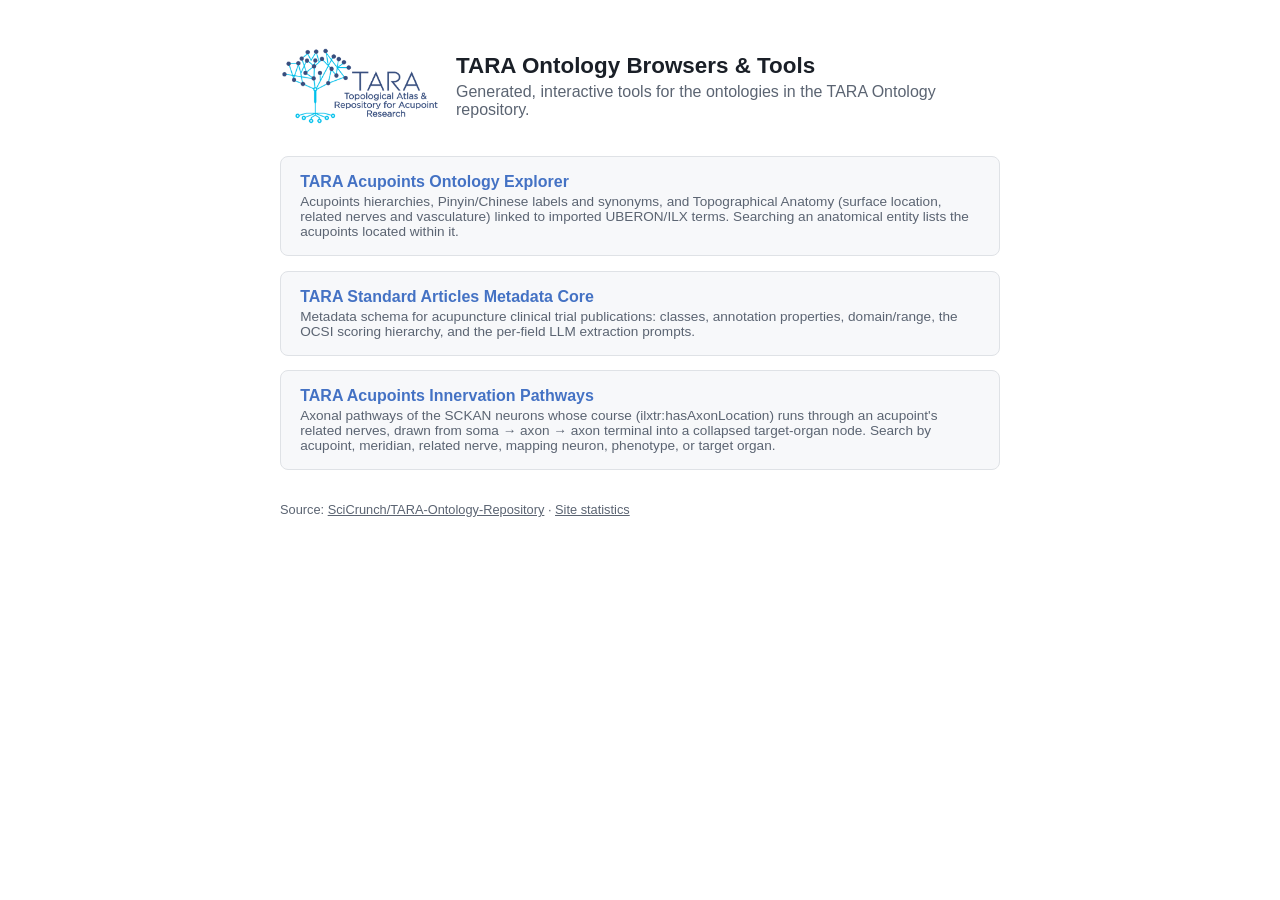
<file: docs/index.html>
<!doctype html>
<html lang="en">
<head>
<meta charset="utf-8">
<meta name="viewport" content="width=device-width, initial-scale=1">
<title>TARA Ontology Tools</title>
<!-- Analytics: keep in sync with GOATCOUNTER_CODE in
     ontology-generator/docs-generator/lib/ttl_to_html.py -->
<script data-goatcounter="https://tara-ontology.goatcounter.com/count"
        async src="//gc.zgo.at/count.js"></script>
<style>
:root {
  --bg: #ffffff;
  --panel-bg: #f7f8fa;
  --border: #dfe2e6;
  --text: #1a1f27;
  --text-muted: #5b6472;
  --accent: #4472c4;
  --accent-bg: #e8f0ff;
}
@media (prefers-color-scheme: dark) {
  :root {
    --bg: #14171c;
    --panel-bg: #1b1f26;
    --border: #2d333d;
    --text: #e6e9ef;
    --text-muted: #9aa4b2;
    --accent: #7fa4e8;
    --accent-bg: #1e2a44;
  }
}
* { box-sizing: border-box; }
body {
  margin: 0;
  min-height: 100vh;
  background: var(--bg);
  color: var(--text);
  font-family: -apple-system, BlinkMacSystemFont, "Segoe UI", Roboto, Helvetica, Arial, sans-serif;
  display: flex;
  justify-content: center;
  padding: 3rem 1.5rem;
}
main { width: 100%; max-width: 720px; }
.page-head { display: flex; align-items: stretch; gap: 1rem; }
.page-head img { align-self: stretch; width: auto; max-width: 10rem; min-height: 4.5rem; object-fit: contain; object-position: left center; flex: 0 0 auto; }
.page-head .head-text { display: flex; flex-direction: column; justify-content: center; min-width: 0; }
h1 { font-size: 1.4rem; margin: 0 0 0.25rem; }
p.sub { color: var(--text-muted); margin: 0; }
ul.ontologies { list-style: none; margin: 2rem 0; padding: 0; display: flex; flex-direction: column; gap: 0.9rem; }
ul.ontologies li a {
  display: block;
  padding: 1rem 1.2rem;
  border: 1px solid var(--border);
  border-radius: 8px;
  background: var(--panel-bg);
  color: var(--text);
  text-decoration: none;
}
ul.ontologies li a:hover { border-color: var(--accent); background: var(--accent-bg); }
ul.ontologies li a .title { font-weight: 600; color: var(--accent); }
ul.ontologies li a .desc { display: block; color: var(--text-muted); font-size: 0.85rem; margin-top: 0.2rem; }
footer { margin-top: 2rem; color: var(--text-muted); font-size: 0.8rem; }
footer a { color: inherit; }
</style>
</head>
<body>
<main>
  <div class="page-head">
    <img src="ontology-website/tara-logo.png" alt="TARA">
    <div class="head-text">
      <h1>TARA Ontology Browsers &amp; Tools</h1>
      <p class="sub">Generated, interactive tools for the ontologies in the TARA Ontology repository.</p>
    </div>
  </div>
  <ul class="ontologies">
    <li>
      <a href="acupoints/">
        <span class="title">TARA Acupoints Ontology Explorer</span>
        <span class="desc">Acupoints hierarchies, Pinyin/Chinese labels and synonyms, and Topographical Anatomy (surface location, related nerves and vasculature) linked to imported UBERON/ILX terms. Searching an anatomical entity lists the acupoints located within it.</span>
      </a>
    </li>
    <li>
      <a href="articles-kb-core/">
        <span class="title">TARA Standard Articles Metadata Core</span>
        <span class="desc">Metadata schema for acupuncture clinical trial publications: classes, annotation properties, domain/range, the OCSI scoring hierarchy, and the per-field LLM extraction prompts.</span>
      </a>
    </li>
    <li>
      <a href="tara-sckan/">
        <span class="title">TARA Acupoints Innervation Pathways</span>
        <span class="desc">Axonal pathways of the SCKAN neurons whose course (ilxtr:hasAxonLocation) runs through an acupoint's related nerves, drawn from soma &rarr; axon &rarr; axon terminal into a collapsed target-organ node. Search by acupoint, meridian, related nerve, mapping neuron, phenotype, or target organ.</span>
      </a>
    </li>
  </ul>
  <footer>
    Source: <a href="https://github.com/SciCrunch/TARA-Ontology-Repository">SciCrunch/TARA-Ontology-Repository</a>
    &middot; <a href="https://tara-ontology.goatcounter.com" target="_blank" rel="noopener">Site statistics</a>
  </footer>
</main>
</body>
</html>
</file>
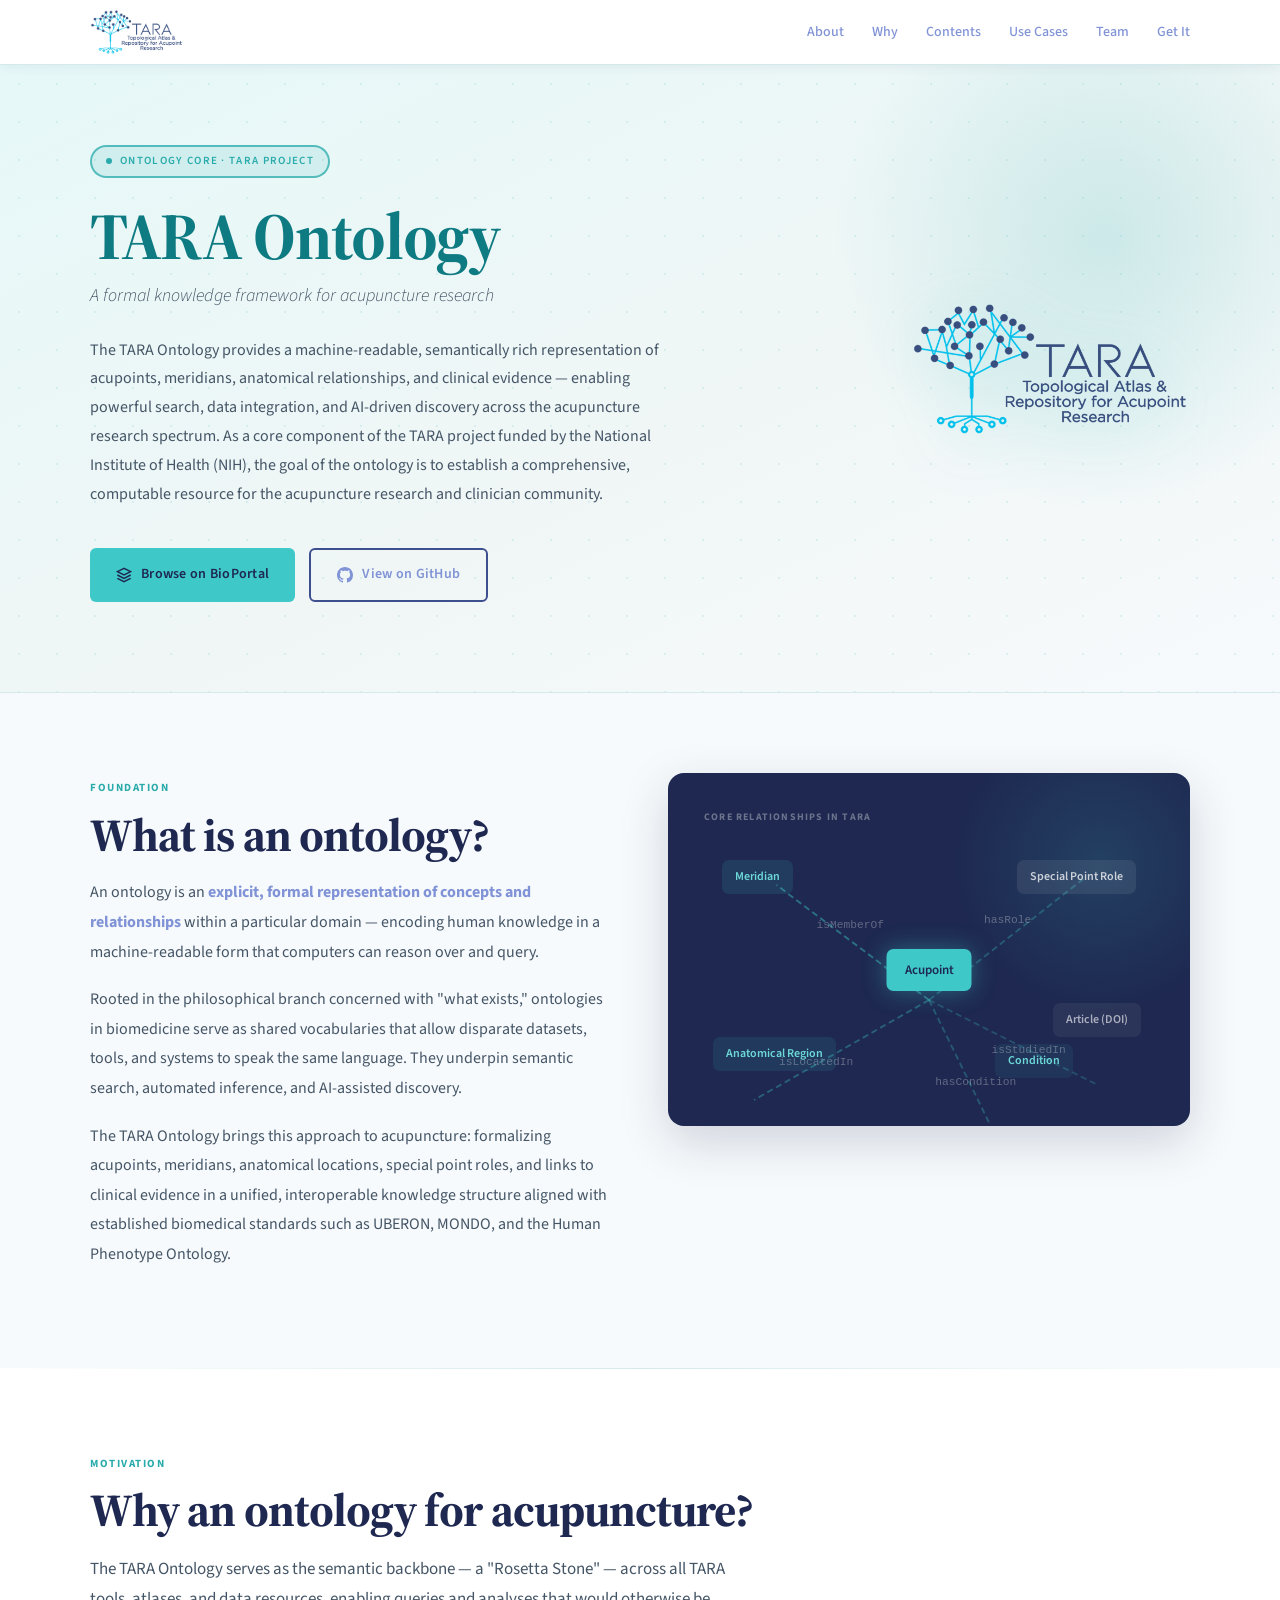
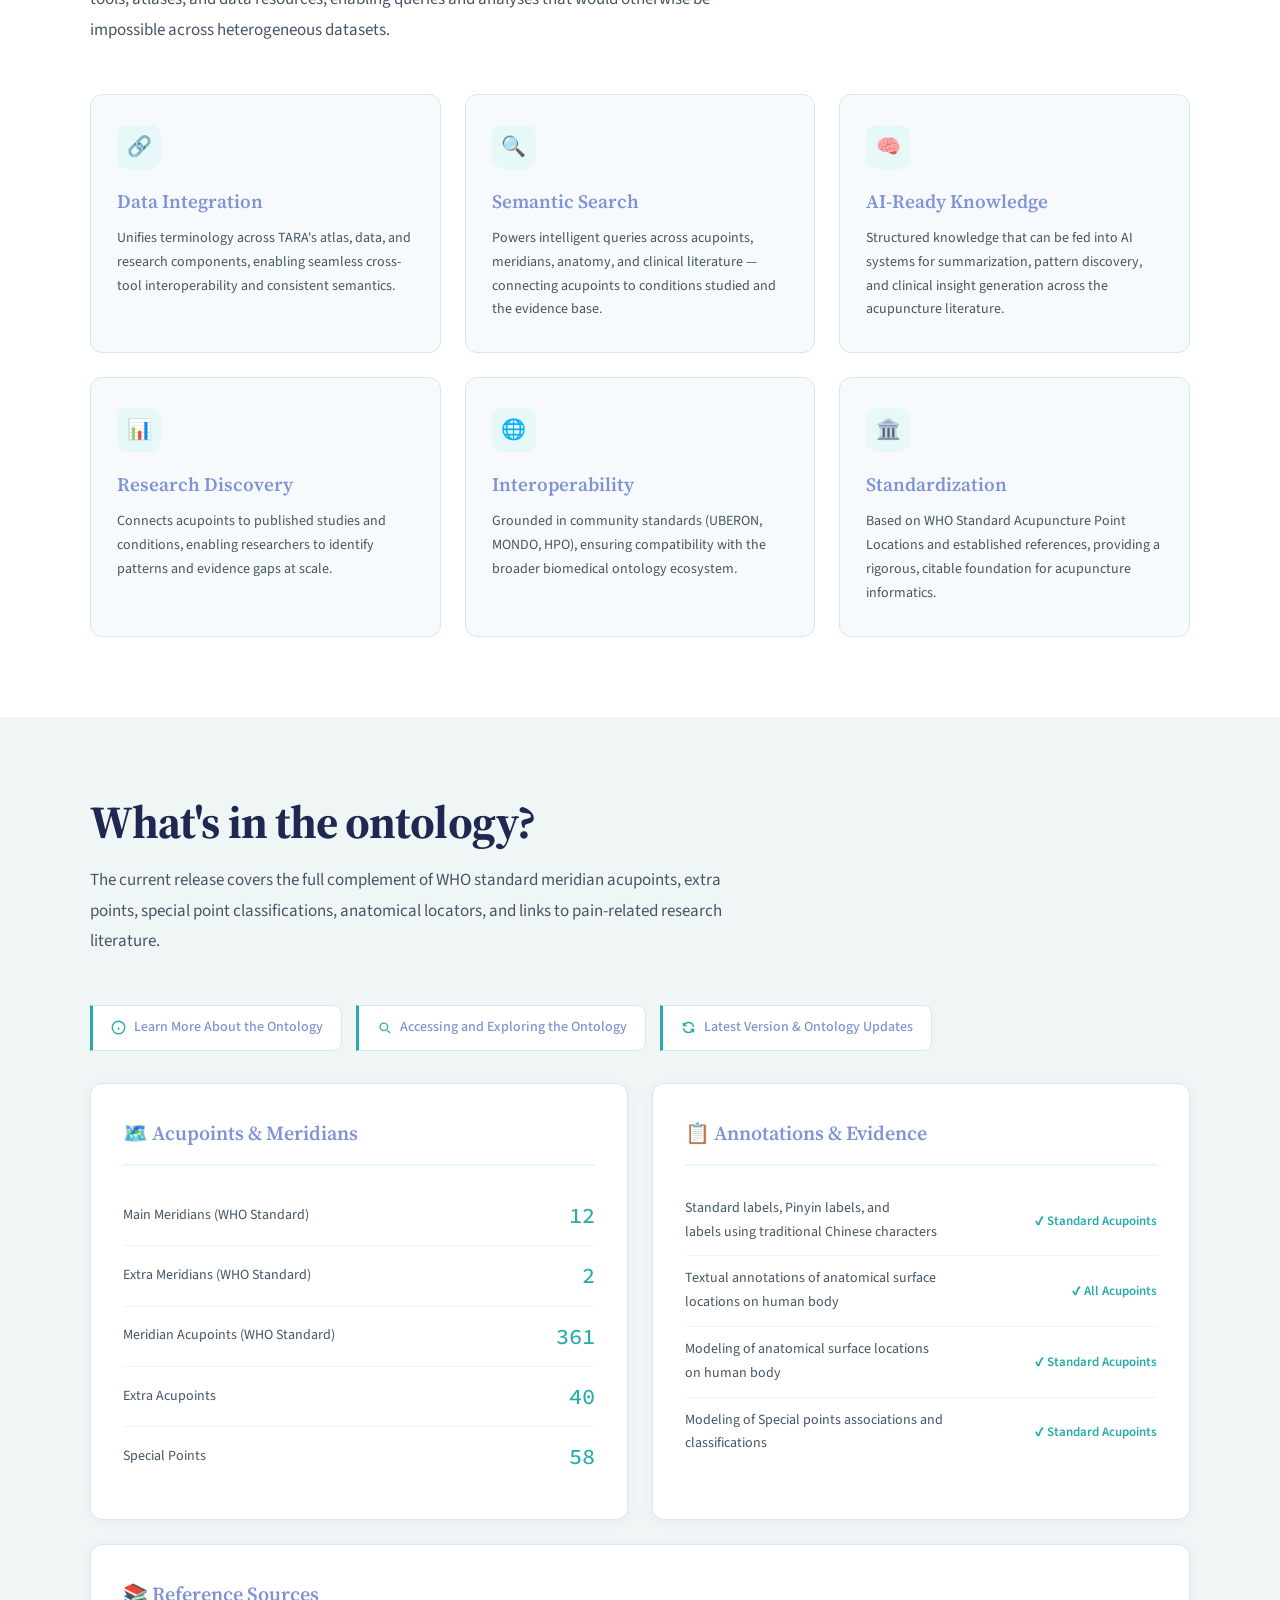
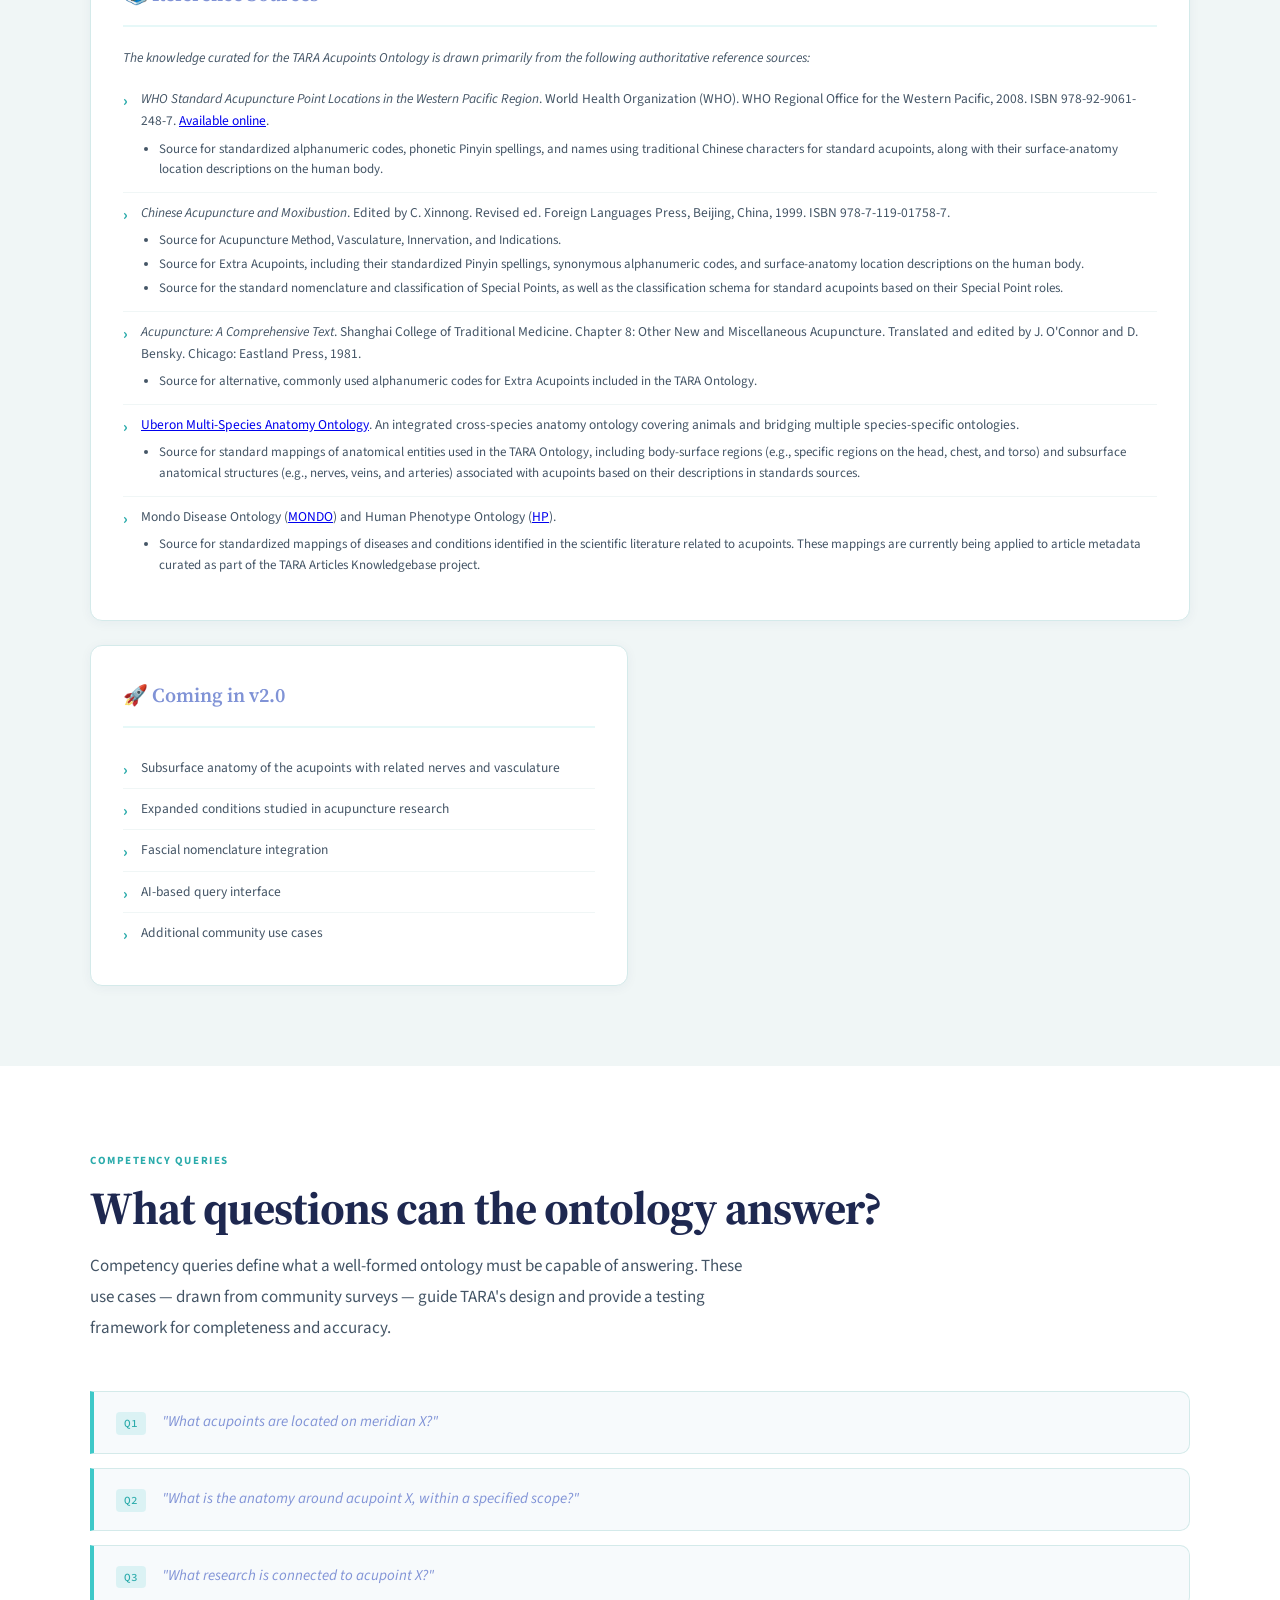
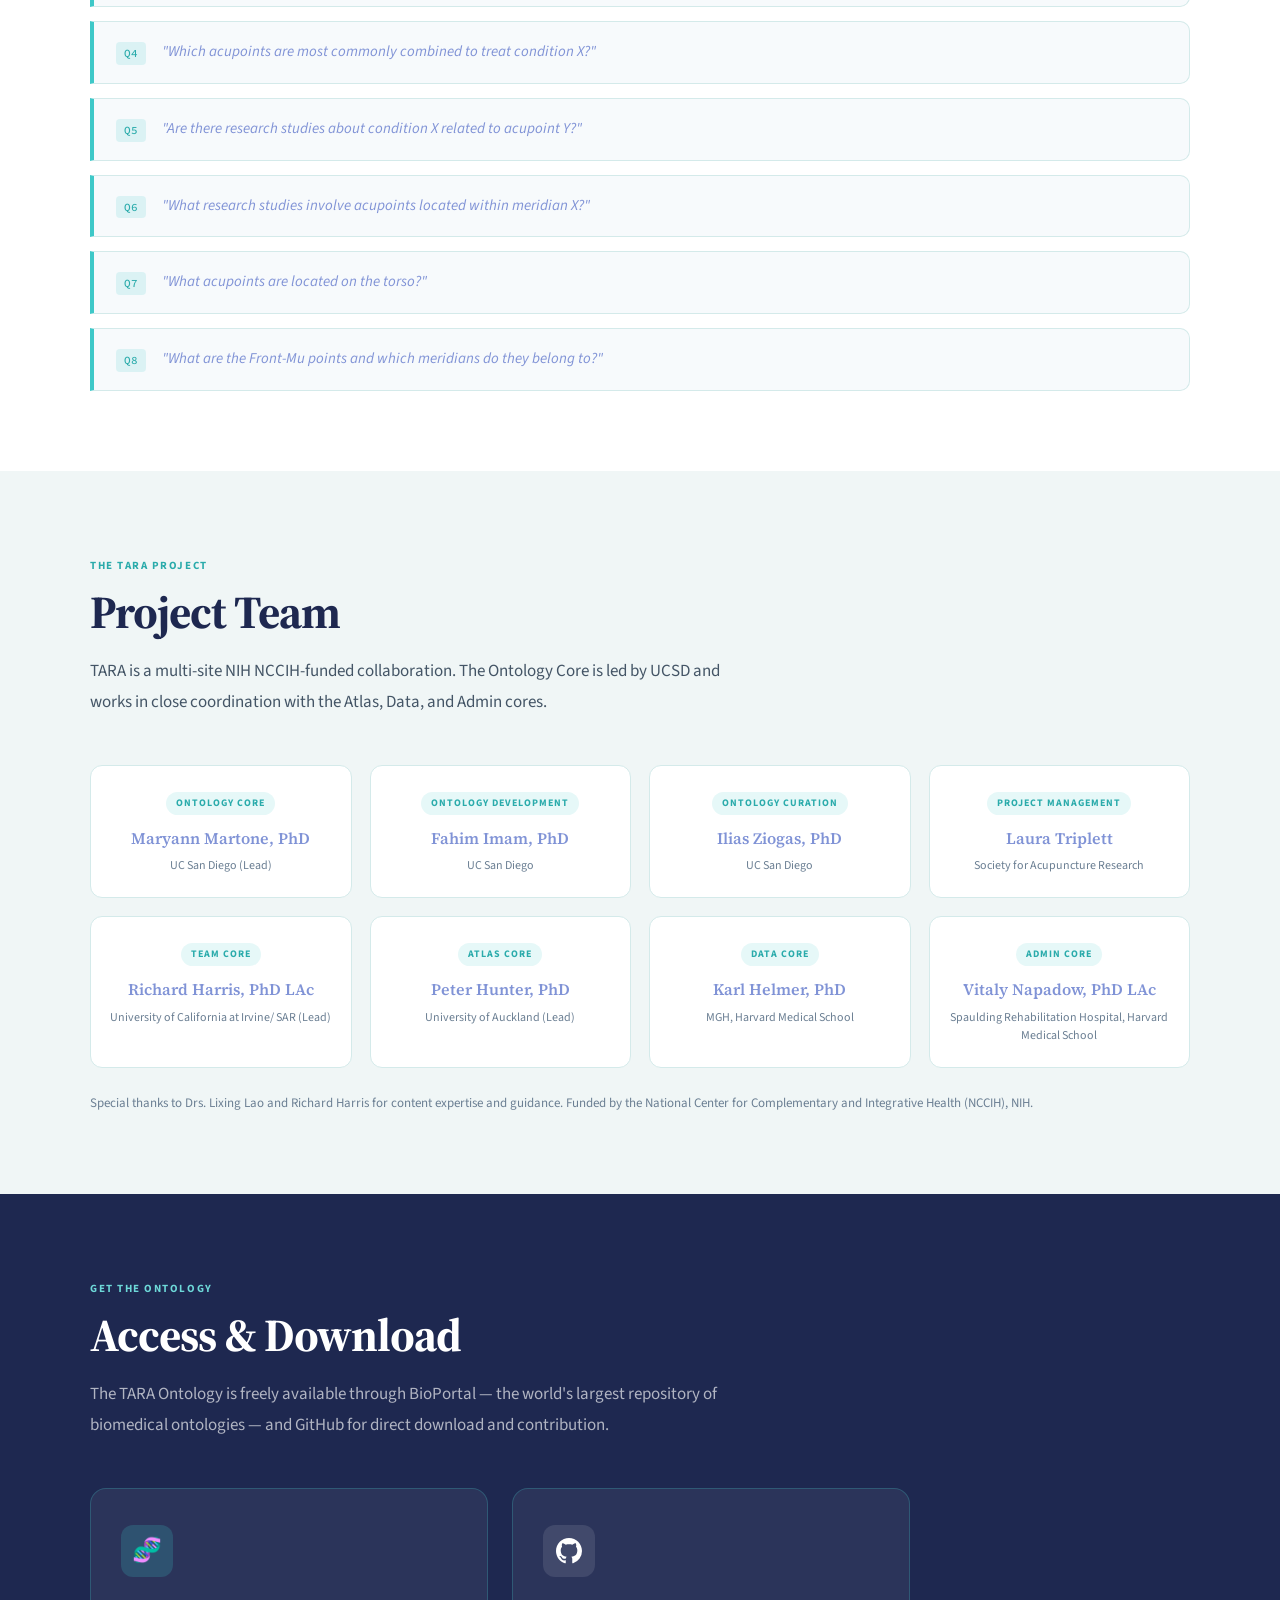
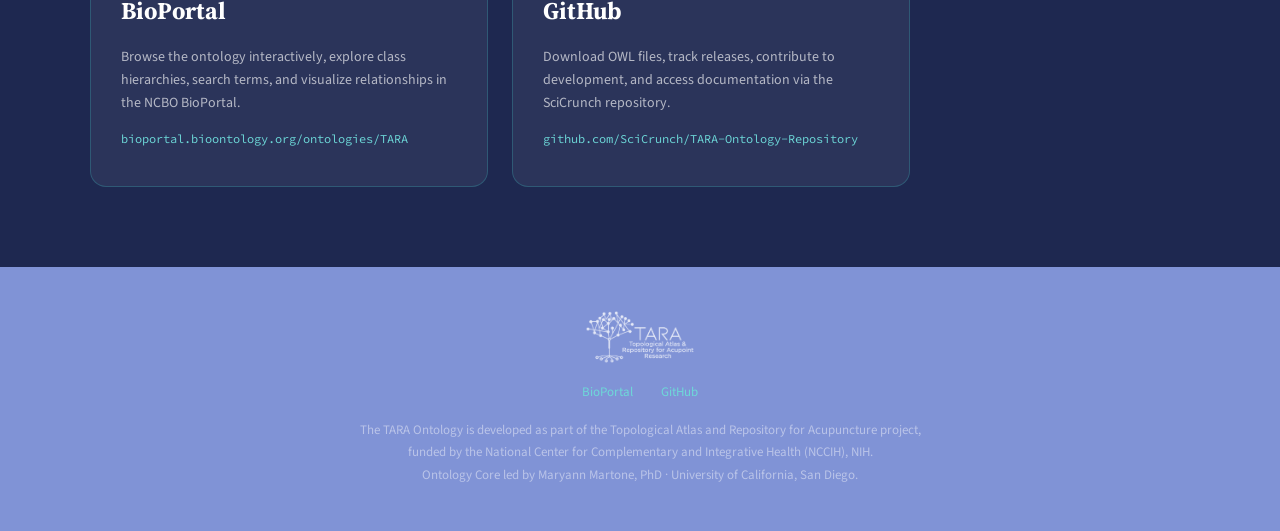
<file: website/index.html>
<!DOCTYPE html>
<html lang="en">
<head>
<meta charset="UTF-8">
<meta name="viewport" content="width=device-width, initial-scale=1.0">
<title>TARA Ontology – Topological Atlas and Repository for Acupuncture</title>
<link rel="preconnect" href="https://fonts.googleapis.com">
<link rel="preconnect" href="https://fonts.gstatic.com" crossorigin>
<link href="https://fonts.googleapis.com/css2?family=Source+Serif+4:ital,opsz,wght@0,8..60,400;0,8..60,600;0,8..60,700;1,8..60,400;1,8..60,600&family=Source+Sans+3:wght@300;400;500;600;700&family=Source+Code+Pro:wght@400;500&display=swap" rel="stylesheet">
<link rel="stylesheet" href="tara-ontology-website.css">
</head>
<body>

<!-- NAV -->
<nav>
  <div class="nav-inner">
    <a href="https://www.acupunctureresearch.org/tara" target="_blank" class="nav-logo">
      <img src="tara-logo.png" alt="TARA – Topological Atlas and Repository for Acupoint Research">
    </a>
    <ul class="nav-links">
      <li><a href="#about">About</a></li>
      <li><a href="#why">Why</a></li>
      <li><a href="#contents">Contents</a></li>
      <li><a href="#usecases">Use Cases</a></li>
      <li><a href="#team">Team</a></li>
      <li><a href="#access">Get It</a></li>
    </ul>
  </div>
</nav>

<!-- HERO -->
<header class="hero">
  <div class="hero-inner">
    <div class="hero-text">
      <div class="hero-badge">Ontology Core · TARA Project</div>
      <h1><span>TARA Ontology</span></h1>
      <p class="hero-subtitle">A formal knowledge framework for acupuncture research</p>
      <p class="hero-desc">
        The TARA Ontology provides a machine-readable, semantically rich representation of
        acupoints, meridians, anatomical relationships, and clinical evidence — enabling
        powerful search, data integration, and AI-driven discovery across the acupuncture
        research spectrum.
        As a core component of the TARA project funded by the National Institute of Health (NIH), 
        the goal of the ontology is to establish a comprehensive, computable resource for the acupuncture 
        research and clinician community. 

      </p>
      <div class="hero-ctas">
        <a href="https://bioportal.bioontology.org/ontologies/TARA" target="_blank" class="btn btn-primary">
          <svg width="16" height="16" viewBox="0 0 24 24" fill="none" stroke="currentColor" stroke-width="2.2"><path d="M12 2L2 7l10 5 10-5-10-5z"/><path d="M2 17l10 5 10-5"/><path d="M2 12l10 5 10-5"/></svg>
          Browse on BioPortal
        </a>
        <a href="https://github.com/SciCrunch/TARA-Ontology-Repository" target="_blank" class="btn btn-outline">
          <svg width="16" height="16" viewBox="0 0 24 24" fill="currentColor"><path d="M12 0C5.37 0 0 5.37 0 12c0 5.31 3.435 9.795 8.205 11.385.6.105.825-.255.825-.57 0-.285-.015-1.23-.015-2.235-3.015.555-3.795-.735-4.035-1.41-.135-.345-.72-1.41-1.23-1.695-.42-.225-1.02-.78-.015-.795.945-.015 1.62.87 1.845 1.23 1.08 1.815 2.805 1.305 3.495.99.105-.78.42-1.305.765-1.605-2.67-.3-5.46-1.335-5.46-5.925 0-1.305.465-2.385 1.23-3.225-.12-.3-.54-1.53.12-3.18 0 0 1.005-.315 3.3 1.23.96-.27 1.98-.405 3-.405s2.04.135 3 .405c2.295-1.56 3.3-1.23 3.3-1.23.66 1.65.24 2.88.12 3.18.765.84 1.23 1.905 1.23 3.225 0 4.605-2.805 5.625-5.475 5.925.435.375.81 1.095.81 2.22 0 1.605-.015 2.895-.015 3.3 0 .315.225.69.825.57A12.02 12.02 0 0 0 24 12c0-6.63-5.37-12-12-12z"/></svg>
          View on GitHub
        </a>
      </div>
    </div>
    <div class="hero-logo-wrap">
      <a href="https://www.acupunctureresearch.org/tara" target="_blank">
        <img src="tara-logo.png" alt="TARA Logo">
      </a>
    </div>
  </div>
</header>

<main>
<!-- ABOUT -->
<section id="about">
  <div class="section-inner">
    <div class="ontology-grid">
      <div class="ontology-text reveal">
        <span class="section-tag">Foundation</span>
        <h2 class="section-title">What is an ontology?</h2>
        <p>
          An ontology is an <strong>explicit, formal representation of concepts and
          relationships</strong> within a particular domain — encoding human knowledge
          in a machine-readable form that computers can reason over and query.
        </p>
        <p>
          Rooted in the philosophical branch concerned with "what exists," ontologies in
          biomedicine serve as shared vocabularies that allow disparate datasets, tools,
          and systems to speak the same language. They underpin semantic search, automated
          inference, and AI-assisted discovery.
        </p>
        <p>
          The TARA Ontology brings this approach to acupuncture: formalizing acupoints,
          meridians, anatomical locations, special point roles, and links to clinical
          evidence in a unified, interoperable knowledge structure aligned with established
          biomedical standards such as UBERON, MONDO, and the Human Phenotype Ontology.
        </p>
      </div>

      <div class="kg-card reveal">
        <div class="kg-label-top">Core Relationships in TARA</div>
        <div class="kg-nodes">
          <svg class="kg-edges" viewBox="0 0 360 240" xmlns="http://www.w3.org/2000/svg">
            <line x1="180" y1="120" x2="58"  y2="28"  stroke="rgba(62,200,200,0.45)" stroke-width="1.5" stroke-dasharray="5 3"/>
            <line x1="180" y1="120" x2="305" y2="22"  stroke="rgba(62,200,200,0.3)"  stroke-width="1.5" stroke-dasharray="5 3"/>
            <line x1="180" y1="120" x2="40"  y2="200" stroke="rgba(62,200,200,0.35)" stroke-width="1.5" stroke-dasharray="5 3"/>
            <line x1="180" y1="120" x2="315" y2="188" stroke="rgba(62,200,200,0.25)" stroke-width="1.5" stroke-dasharray="5 3"/>
            <line x1="180" y1="120" x2="228" y2="218" stroke="rgba(62,200,200,0.3)"  stroke-width="1.5" stroke-dasharray="5 3"/>
            <text x="90"  y="62"  font-family="monospace" font-size="9" fill="rgba(255,255,255,0.3)">isMemberOf</text>
            <text x="224" y="58"  font-family="monospace" font-size="9" fill="rgba(255,255,255,0.3)">hasRole</text>
            <text x="60"  y="172" font-family="monospace" font-size="9" fill="rgba(255,255,255,0.3)">isLocatedIn</text>
            <text x="230" y="162" font-family="monospace" font-size="9" fill="rgba(255,255,255,0.3)">isStudiedIn</text>
            <text x="185" y="188" font-family="monospace" font-size="9" fill="rgba(255,255,255,0.3)">hasCondition</text>
          </svg>
          <div class="kg-node center">Acupoint</div>
          <div class="kg-node n1">Meridian</div>
          <div class="kg-node n2">Special Point Role</div>
          <div class="kg-node n3">Anatomical Region</div>
          <div class="kg-node n4">Article (DOI)</div>
          <div class="kg-node n5">Condition</div>
        </div>
      </div>
    </div>
  </div>
</section>

<div class="divider"></div>

<!-- WHY -->
<section id="why">
  <div class="section-inner">
    <span class="section-tag">Motivation</span>
    <h2 class="section-title">Why an ontology for acupuncture?</h2>
    <p class="section-lead">
      The TARA Ontology serves as the semantic backbone — a "Rosetta Stone" — across all TARA
      tools, atlases, and data resources, enabling queries and analyses that would otherwise
      be impossible across heterogeneous datasets.
    </p>
    <div class="benefits-grid">
      <div class="benefit-card reveal">
        <div class="benefit-icon">🔗</div>
        <h3>Data Integration</h3>
        <p>Unifies terminology across TARA's atlas, data, and research components, enabling seamless cross-tool interoperability and consistent semantics.</p>
      </div>
      <div class="benefit-card reveal">
        <div class="benefit-icon">🔍</div>
        <h3>Semantic Search</h3>
        <p>Powers intelligent queries across acupoints, meridians, anatomy, and clinical literature — connecting acupoints to conditions studied and the evidence base.</p>
      </div>
      <div class="benefit-card reveal">
        <div class="benefit-icon">🧠</div>
        <h3>AI-Ready Knowledge</h3>
        <p>Structured knowledge that can be fed into AI systems for summarization, pattern discovery, and clinical insight generation across the acupuncture literature.</p>
      </div>
      <div class="benefit-card reveal">
        <div class="benefit-icon">📊</div>
        <h3>Research Discovery</h3>
        <p>Connects acupoints to published studies and conditions, enabling researchers to identify patterns and evidence gaps at scale.</p>
      </div>
      <div class="benefit-card reveal">
        <div class="benefit-icon">🌐</div>
        <h3>Interoperability</h3>
        <p>Grounded in community standards (UBERON, MONDO, HPO), ensuring compatibility with the broader biomedical ontology ecosystem.</p>
      </div>
      <div class="benefit-card reveal">
        <div class="benefit-icon">🏛️</div>
        <h3>Standardization</h3>
        <p>Based on WHO Standard Acupuncture Point Locations and established references, providing a rigorous, citable foundation for acupuncture informatics.</p>
      </div>
    </div>
  </div>
</section>

<!-- CONTENTS -->
<section id="contents">
  <div class="section-inner">
    <h2 class="section-title">What's in the ontology?</h2>
    <p class="section-lead">
      The current release covers the full complement of WHO standard meridian acupoints, extra points,
      special point classifications, anatomical locators, and links to pain-related research literature.
    </p>
    <div class="contents-links">
      <a href="https://github.com/SciCrunch/TARA-Ontology-Repository#tara-acupoints-ontology--an-overview" target="_blank" class="contents-link">
        <svg width="15" height="15" viewBox="0 0 24 24" fill="none" stroke="currentColor" stroke-width="2.2"><circle cx="12" cy="12" r="10"/><path d="M12 16v-4m0-4h.01"/></svg>
        Learn More About the Ontology
      </a>
      <a href="https://github.com/SciCrunch/TARA-Ontology-Repository#accessing-and-exploring-tara-ontology" target="_blank" class="contents-link">
        <svg width="15" height="15" viewBox="0 0 24 24" fill="none" stroke="currentColor" stroke-width="2.2"><path d="M21 21l-4.35-4.35M17 11A6 6 0 1 1 5 11a6 6 0 0 1 12 0z"/></svg>
        Accessing and Exploring the Ontology
      </a>
      <a href="https://purl.org/tara/ontology/updates" target="_blank" class="contents-link">
        <svg width="15" height="15" viewBox="0 0 24 24" fill="none" stroke="currentColor" stroke-width="2.2"><path d="M4 4v5h.582m15.356 2A8.001 8.001 0 0 0 4.582 9m0 0H9m11 11v-5h-.581m0 0a8.003 8.003 0 0 1-15.357-2m15.357 2H15"/></svg>
        Latest Version &amp; Ontology Updates
      </a>
    </div>
    <div class="contents-grid">
      <div class="content-panel reveal">
        <h3>🗺️ Acupoints &amp; Meridians</h3>
        <div class="stat-row"><span>Main Meridians (WHO Standard)</span><span class="stat-num">12</span></div>
        <div class="stat-row"><span>Extra Meridians (WHO Standard)</span><span class="stat-num">2</span></div>
        <div class="stat-row"><span>Meridian Acupoints (WHO Standard)</span><span class="stat-num">361</span></div>
        <div class="stat-row"><span>Extra Acupoints </span><span class="stat-num">40</span></div>
        <div class="stat-row"><span>Special Points </span><span class="stat-num">58</span></div>
      </div>
      <div class="content-panel reveal">
        <h3>📋 Annotations &amp; Evidence</h3>
        <div class="stat-row"><span>Standard labels, Pinyin labels, and <br>labels using traditional Chinese characters</span><span class="stat-check"> &#10004 Standard Acupoints</span></div>
        <div class="stat-row"><span>Textual annotations of anatomical surface <br>locations on human body</span><span class="stat-check">&#10004 All Acupoints</span></div>
        <div class="stat-row"><span>Modeling of anatomical surface locations <br>on human body</span><span class="stat-check">&#10004 Standard Acupoints</span></div>

        <div class="stat-row"><span>Modeling of Special points associations and <br>classifications</span><span class="stat-check">&#10004 Standard Acupoints</span></div>

      </div>
      <div class="content-panel content-panel--full reveal">
        <h3>📚 Reference Sources</h3>
        <p class="source-intro">The knowledge curated for the TARA Acupoints Ontology is drawn primarily from the following authoritative reference sources:</p>
        <div class="source-item">
          <p><em>WHO Standard Acupuncture Point Locations in the Western Pacific Region</em>. World Health Organization (WHO). WHO Regional Office for the Western Pacific, 2008. ISBN 978-92-9061-248-7. <a href="https://iris.who.int/handle/10665/353407" target="_blank">Available online</a>.</p>
          <ul>
            <li>Source for standardized alphanumeric codes, phonetic Pinyin spellings, and names using traditional Chinese characters for standard acupoints, along with their surface-anatomy location descriptions on the human body.</li>
          </ul>
        </div>
        <div class="source-item">
          <p><em>Chinese Acupuncture and Moxibustion</em>. Edited by C. Xinnong. Revised ed. Foreign Languages Press, Beijing, China, 1999. ISBN 978-7-119-01758-7.</p>
          <ul>
            <li>Source for Acupuncture Method, Vasculature, Innervation, and Indications.</li>
            <li>Source for Extra Acupoints, including their standardized Pinyin spellings, synonymous alphanumeric codes, and surface-anatomy location descriptions on the human body.</li>
            <li>Source for the standard nomenclature and classification of Special Points, as well as the classification schema for standard acupoints based on their Special Point roles.</li>
          </ul>
        </div>
        <div class="source-item">
          <p><em>Acupuncture: A Comprehensive Text</em>. Shanghai College of Traditional Medicine. Chapter 8: Other New and Miscellaneous Acupuncture. Translated and edited by J. O'Connor and D. Bensky. Chicago: Eastland Press, 1981.</p>
          <ul>
            <li>Source for alternative, commonly used alphanumeric codes for Extra Acupoints included in the TARA Ontology.</li>
          </ul>
        </div>
        <div class="source-item">
          <p><a href="https://obofoundry.org/ontology/uberon.html" target="_blank">Uberon Multi-Species Anatomy Ontology</a>. An integrated cross-species anatomy ontology covering animals and bridging multiple species-specific ontologies.</p>
          <ul>
            <li>Source for standard mappings of anatomical entities used in the TARA Ontology, including body-surface regions (e.g., specific regions on the head, chest, and torso) and subsurface anatomical structures (e.g., nerves, veins, and arteries) associated with acupoints based on their descriptions in standards sources.</li>
          </ul>
        </div>
        <div class="source-item">
          <p>Mondo Disease Ontology (<a href="https://www.ebi.ac.uk/ols4/ontologies/mondo" target="_blank">MONDO</a>) and Human Phenotype Ontology (<a href="https://www.ebi.ac.uk/ols4/ontologies/hp" target="_blank">HP</a>).</p>
          <ul>
            <li>Source for standardized mappings of diseases and conditions identified in the scientific literature related to acupoints. These mappings are currently being applied to article metadata curated as part of the TARA Articles Knowledgebase project.</li>
          </ul>
        </div>
      </div>
      <div class="content-panel reveal">
        <h3>🚀 Coming in v2.0</h3>
        <div class="source-item">Subsurface anatomy of the acupoints with related nerves and vasculature</div>
        <div class="source-item">Expanded conditions studied in acupuncture research</div>
        <div class="source-item">Fascial nomenclature integration</div>
        <div class="source-item">AI-based query interface</div>
        <div class="source-item">Additional community use cases</div>
      </div>
    </div>
  </div>
</section>

<!-- USE CASES -->
<section id="usecases">
  <div class="section-inner">
    <span class="section-tag">Competency Queries</span>
    <h2 class="section-title">What questions can the ontology answer?</h2>
    <p class="section-lead">
      Competency queries define what a well-formed ontology must be capable of answering. These
      use cases — drawn from community surveys — guide TARA's design and provide a testing
      framework for completeness and accuracy.
    </p>
    <div class="queries-list">
      <div class="query-item reveal"><span class="query-num">Q1</span><span class="query-text">"What acupoints are located on meridian X?"</span></div>
      <div class="query-item reveal"><span class="query-num">Q2</span><span class="query-text">"What is the anatomy around acupoint X, within a specified scope?"</span></div>
      <div class="query-item reveal"><span class="query-num">Q3</span><span class="query-text">"What research is connected to acupoint X?"</span></div>
      <div class="query-item reveal"><span class="query-num">Q4</span><span class="query-text">"Which acupoints are most commonly combined to treat condition X?"</span></div>
      <div class="query-item reveal"><span class="query-num">Q5</span><span class="query-text">"Are there research studies about condition X related to acupoint Y?"</span></div>
      <div class="query-item reveal"><span class="query-num">Q6</span><span class="query-text">"What research studies involve acupoints located within meridian X?"</span></div>
      <div class="query-item reveal"><span class="query-num">Q7</span><span class="query-text">"What acupoints are located on the torso?"</span></div>
      <div class="query-item reveal"><span class="query-num">Q8</span><span class="query-text">"What are the Front-Mu points and which meridians do they belong to?"</span></div>
    </div>
  </div>
</section>

<!-- TEAM -->
<section id="team">
  <div class="section-inner">
    <span class="section-tag">The TARA Project</span>
    <h2 class="section-title">Project Team</h2>
    <p class="section-lead">
      TARA is a multi-site NIH NCCIH-funded collaboration. The Ontology Core is led by UCSD
      and works in close coordination with the Atlas, Data, and Admin cores.
    </p>
    <div class="team-grid">
      <div class="team-card reveal">
        <div class="team-core-tag">Ontology Core</div>
        <div class="team-lead">Maryann Martone, PhD</div>
        <div class="team-inst">UC San Diego (Lead)</div>
      </div>
       <div class="team-card reveal">
        <div class="team-core-tag">Ontology Development</div>
        <div class="team-lead">Fahim Imam, PhD</div>
        <div class="team-inst">UC San Diego</div>
      </div>
      <div class="team-card reveal">
        <div class="team-core-tag">Ontology Curation</div>
        <div class="team-lead">Ilias Ziogas, PhD</div>
        <div class="team-inst">UC San Diego</div>
      </div>
      <div class="team-card reveal">
        <div class="team-core-tag">Project Management</div>
        <div class="team-lead">Laura Triplett</div>
        <div class="team-inst">Society for Acupuncture Research</div>
      </div>
      <div class="team-card reveal">
        <div class="team-core-tag">Team Core</div>
        <div class="team-lead">Richard Harris, PhD LAc</div>
        <div class="team-inst">University of California at Irvine/ SAR (Lead)</div>
      </div>
      <div class="team-card reveal">
        <div class="team-core-tag">Atlas Core</div>
        <div class="team-lead">Peter Hunter, PhD</div>
        <div class="team-inst">University of Auckland (Lead)</div>
      </div>
      <div class="team-card reveal">
        <div class="team-core-tag">Data Core</div>
        <div class="team-lead">Karl Helmer, PhD</div>
        <div class="team-inst">MGH, Harvard Medical School</div>
      </div>
      <div class="team-card reveal">
        <div class="team-core-tag">Admin Core</div>
        <div class="team-lead">Vitaly Napadow, PhD LAc</div>
        <div class="team-inst">Spaulding Rehabilitation Hospital, Harvard Medical School</div>
      </div>
     
    </div>
    <p style="margin-top:24px; font-size:13px; color:var(--text-lt);">
      Special thanks to Drs. Lixing Lao and Richard Harris for content expertise and guidance.
      Funded by the National Center for Complementary and Integrative Health (NCCIH), NIH.
    </p>
  </div>
</section>

<!-- ACCESS -->
<section id="access">
  <div class="section-inner">
    <span class="section-tag">Get the Ontology</span>
    <h2 class="section-title">Access &amp; Download</h2>
    <p class="section-lead">
      The TARA Ontology is freely available through BioPortal — the world's largest repository
      of biomedical ontologies — and GitHub for direct download and contribution.
    </p>
    <div class="access-cards">
      <a href="https://bioportal.bioontology.org/ontologies/TARA" target="_blank" class="access-card reveal">
        <div class="access-icon bioportal">🧬</div>
        <h3>BioPortal</h3>
        <p>Browse the ontology interactively, explore class hierarchies, search terms, and visualize relationships in the NCBO BioPortal.</p>
        <span class="access-url">bioportal.bioontology.org/ontologies/TARA</span>
      </a>
      <a href="https://github.com/SciCrunch/TARA-Ontology-Repository" target="_blank" class="access-card reveal">
        <div class="access-icon github">
          <svg width="26" height="26" viewBox="0 0 24 24" fill="white"><path d="M12 0C5.37 0 0 5.37 0 12c0 5.31 3.435 9.795 8.205 11.385.6.105.825-.255.825-.57 0-.285-.015-1.23-.015-2.235-3.015.555-3.795-.735-4.035-1.41-.135-.345-.72-1.41-1.23-1.695-.42-.225-1.02-.78-.015-.795.945-.015 1.62.87 1.845 1.23 1.08 1.815 2.805 1.305 3.495.99.105-.78.42-1.305.765-1.605-2.67-.3-5.46-1.335-5.46-5.925 0-1.305.465-2.385 1.23-3.225-.12-.3-.54-1.53.12-3.18 0 0 1.005-.315 3.3 1.23.96-.27 1.98-.405 3-.405s2.04.135 3 .405c2.295-1.56 3.3-1.23 3.3-1.23.66 1.65.24 2.88.12 3.18.765.84 1.23 1.905 1.23 3.225 0 4.605-2.805 5.625-5.475 5.925.435.375.81 1.095.81 2.22 0 1.605-.015 2.895-.015 3.3 0 .315.225.69.825.57A12.02 12.02 0 0 0 24 12c0-6.63-5.37-12-12-12z"/></svg>
        </div>
        <h3>GitHub</h3>
        <p>Download OWL files, track releases, contribute to development, and access documentation via the SciCrunch repository.</p>
        <span class="access-url">github.com/SciCrunch/TARA-Ontology-Repository</span>
      </a>
    </div>
  </div>
</section>
</main>

<!-- FOOTER -->
<footer>
  <div class="footer-inner">
    <div class="footer-logo">
      <img src="tara-logo.png" alt="TARA">
    </div>
    <div class="footer-links">
      <a href="https://bioportal.bioontology.org/ontologies/TARA" target="_blank">BioPortal</a>
      <a href="https://github.com/SciCrunch/TARA-Ontology-Repository" target="_blank">GitHub</a>
    </div>
    <p>
      The TARA Ontology is developed as part of the Topological Atlas and Repository for Acupuncture project,<br>
      funded by the National Center for Complementary and Integrative Health (NCCIH), NIH.<br>
      Ontology Core led by Maryann Martone, PhD · University of California, San Diego.
    </p>
  </div>
</footer>

<script>
  const observer = new IntersectionObserver((entries) => {
    entries.forEach((entry, i) => {
      if (entry.isIntersecting) {
        setTimeout(() => entry.target.classList.add('visible'), i * 75);
        observer.unobserve(entry.target);
      }
    });
  }, { threshold: 0.08, rootMargin: '0px 0px -30px 0px' });
  document.querySelectorAll('.reveal').forEach(el => observer.observe(el));
</script>
</body>
</html>
</file>
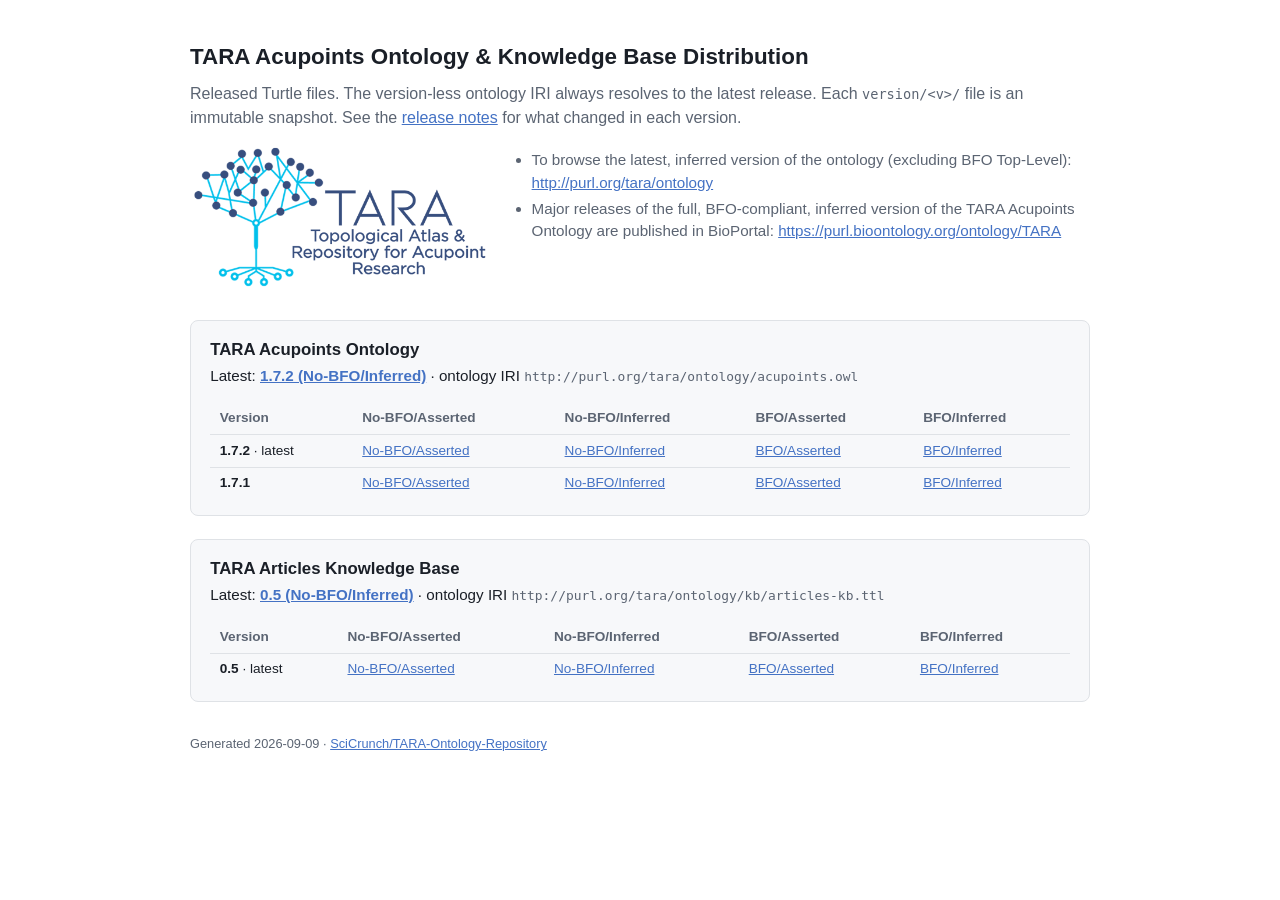
<file: docs/distribution/index.html>
<!doctype html>
<html lang="en">
<head>
<meta charset="utf-8">
<meta name="viewport" content="width=device-width, initial-scale=1">
<title>TARA Acupoints Ontology & Knowledge Base Distribution</title>
<style>
:root{--bg:#fff;--panel:#f7f8fa;--border:#dfe2e6;--text:#1a1f27;--muted:#5b6472;--accent:#4472c4}
@media(prefers-color-scheme:dark){:root{--bg:#14171c;--panel:#1b1f26;--border:#2d333d;--text:#e6e9ef;--muted:#9aa4b2;--accent:#7fa4e8}}
*{box-sizing:border-box}body{margin:0;padding:2.5rem 1.5rem;background:var(--bg);color:var(--text);
font-family:-apple-system,BlinkMacSystemFont,"Segoe UI",Roboto,Helvetica,Arial,sans-serif;line-height:1.5}
main{max-width:900px;margin:0 auto}h1{font-size:1.4rem;margin:0 0 .25rem}
/* title, then a subtitle line, then a row with the logo on the left stretched
   to the height of the bullet list beside it (object-fit keeps the aspect) */
.page-head{margin-bottom:2rem}
.page-head h1{margin:0 0 .5rem}
.subtitle{color:var(--muted);margin:0 0 1rem}
.page-head .sub-row{display:flex;align-items:stretch;gap:1.5rem}
ul.sub-text{flex:0 1 42rem;min-width:0;margin:0;padding-left:1.1rem;color:var(--muted);font-size:.95rem;overflow-wrap:anywhere}
ul.sub-text li{margin:.2rem 0}
.page-logo{flex:0 0 auto;align-self:stretch;height:100%;width:auto;max-width:300px;object-fit:contain}
@media(max-width:640px){.page-head .sub-row{flex-wrap:wrap}.page-logo{height:auto;width:180px}}
section{border:1px solid var(--border);border-radius:8px;background:var(--panel);padding:1rem 1.2rem;margin-bottom:1.4rem}
h2{font-size:1.05rem;margin:0 0 .2rem}
.latest{margin:.2rem 0 .9rem;font-size:.95rem}
.latest a{font-weight:600}
code{font-family:ui-monospace,SFMono-Regular,Menlo,Consolas,monospace;font-size:.85em;color:var(--muted)}
table{border-collapse:collapse;width:100%;font-size:.85rem}
th,td{text-align:left;padding:.35rem .6rem;border-bottom:1px solid var(--border)}
th{color:var(--muted);font-weight:600}
tr:last-child td{border-bottom:none}
a{color:var(--accent)}
footer{color:var(--muted);font-size:.8rem;margin-top:2rem}
</style>
</head>
<body>
<main>
<header class="page-head">
<h1>TARA Acupoints Ontology &amp; Knowledge Base Distribution</h1>
<p class="subtitle">Released Turtle files. The version-less ontology IRI always resolves to the latest release. Each <code>version/&lt;v&gt;/</code> file is an immutable snapshot. See the <a href="https://github.com/SciCrunch/TARA-Ontology-Repository/blob/master/ontology-files/generated/distribution/readme.md#ontology-versions-summary">release notes</a> for what changed in each version.</p>
<div class="sub-row">
<img class="page-logo" src="tara-logo.png" alt="TARA">
<ul class="sub-text">
<li>To browse the latest, inferred version of the ontology (excluding BFO Top-Level): <a href="http://purl.org/tara/ontology" target="_blank" rel="noopener">http://purl.org/tara/ontology</a></li>
<li>Major releases of the full, BFO-compliant, inferred version of the TARA Acupoints Ontology are published in BioPortal: <a href="https://purl.bioontology.org/ontology/TARA" target="_blank" rel="noopener">https://purl.bioontology.org/ontology/TARA</a></li>
</ul>
</div>
</header>
<section>
<h2>TARA Acupoints Ontology</h2>
<div class="latest">Latest: <a href="ontology/version/1.7.2/no-bfo/inferred/acupoints.ttl">1.7.2 (No-BFO/Inferred)</a> &middot; ontology IRI <code>http://purl.org/tara/ontology/acupoints.owl</code></div>
<table>
<tr><th>Version</th><th>No-BFO/Asserted</th><th>No-BFO/Inferred</th><th>BFO/Asserted</th><th>BFO/Inferred</th></tr>
<tr><td><strong>1.7.2</strong> &middot; latest</td><td><a href="ontology/version/1.7.2/no-bfo/asserted/acupoints.ttl">No-BFO/Asserted</a></td><td><a href="ontology/version/1.7.2/no-bfo/inferred/acupoints.ttl">No-BFO/Inferred</a></td><td><a href="ontology/version/1.7.2/asserted/acupoints.ttl">BFO/Asserted</a></td><td><a href="ontology/version/1.7.2/inferred/acupoints.ttl">BFO/Inferred</a></td></tr>
<tr><td><strong>1.7.1</strong></td><td><a href="ontology/version/1.7.1/no-bfo/asserted/acupoints.ttl">No-BFO/Asserted</a></td><td><a href="ontology/version/1.7.1/no-bfo/inferred/acupoints.ttl">No-BFO/Inferred</a></td><td><a href="ontology/version/1.7.1/asserted/acupoints.ttl">BFO/Asserted</a></td><td><a href="ontology/version/1.7.1/inferred/acupoints.ttl">BFO/Inferred</a></td></tr>
</table>
</section>
<section>
<h2>TARA Articles Knowledge Base</h2>
<div class="latest">Latest: <a href="kb/version/0.5/no-bfo/inferred/articles-kb.ttl">0.5 (No-BFO/Inferred)</a> &middot; ontology IRI <code>http://purl.org/tara/ontology/kb/articles-kb.ttl</code></div>
<table>
<tr><th>Version</th><th>No-BFO/Asserted</th><th>No-BFO/Inferred</th><th>BFO/Asserted</th><th>BFO/Inferred</th></tr>
<tr><td><strong>0.5</strong> &middot; latest</td><td><a href="kb/version/0.5/no-bfo/asserted/articles-kb.ttl">No-BFO/Asserted</a></td><td><a href="kb/version/0.5/no-bfo/inferred/articles-kb.ttl">No-BFO/Inferred</a></td><td><a href="kb/version/0.5/asserted/articles-kb.ttl">BFO/Asserted</a></td><td><a href="kb/version/0.5/inferred/articles-kb.ttl">BFO/Inferred</a></td></tr>
</table>
</section>
<footer>Generated 2026-09-09 &middot; <a href="https://github.com/SciCrunch/TARA-Ontology-Repository">SciCrunch/TARA-Ontology-Repository</a></footer>
</main>
</body>
</html>
</file>
<file: website/tara-ontology-website.css>
:root {
  --navy:      #8093d6;
  --navy-dk:   #1e2850;
  --navy-lt:   #3d4f8e;
  --teal:      #3ec8c8;
  --teal-dk:   #2aabab;
  --teal-lt:   #6dd8d8;
  --teal-pale: #e6f8f8;
  --white:     #ffffff;
  --off-white: #f7fafc;
  --light-bg:  #f0f6f6;
  --border:    #d4eaea;
  --text:      #1e2d3d;
  --text-mid:  #445566;
  --text-lt:   #6b7f93;
}

*, *::before, *::after { box-sizing: border-box; margin: 0; padding: 0; }
html { scroll-behavior: smooth; }

body {
  font-family: 'Source Sans 3', sans-serif;
  background: var(--white);
  color: var(--text);
  line-height: 1.7;
  font-size: 16px;
}

/* ── NAV ────────────────────────────────── */
nav {
  position: sticky;
  top: 0;
  z-index: 100;
  background: rgba(255,255,255,0.97);
  backdrop-filter: blur(10px);
  border-bottom: 1px solid var(--border);
  padding: 0 40px;
  box-shadow: 0 1px 12px rgba(45,58,107,0.08);
}

.nav-inner {
  max-width: 1100px;
  margin: 0 auto;
  display: flex;
  align-items: center;
  justify-content: space-between;
  height: 64px;
}

.nav-logo img {
  height: 44px;
  width: auto;
  display: block;
}

.nav-links {
  display: flex;
  gap: 28px;
  list-style: none;
}

.nav-links a {
  color: var(--navy);
  text-decoration: none;
  font-size: 14px;
  font-weight: 500;
  transition: color 0.2s;
  padding-bottom: 2px;
  border-bottom: 2px solid transparent;
}

.nav-links a:hover {
  color: var(--teal-dk);
  border-bottom-color: var(--teal);
}

/* ── HERO ───────────────────────────────── */
.hero {
  background: linear-gradient(155deg, #e6f8f8 0%, #f0f6f6 55%, #f7fafc 100%);
  padding: 80px 40px 90px;
  position: relative;
  overflow: hidden;
  border-bottom: 1px solid var(--border);
}

.hero::before {
  content: '';
  position: absolute;
  top: -100px; right: -100px;
  width: 550px; height: 550px;
  border-radius: 50%;
  background: radial-gradient(circle, rgba(42,171,171,0.18) 0%, transparent 70%);
  pointer-events: none;
}

.hero::after {
  content: '';
  position: absolute;
  inset: 0;
  background-image: radial-gradient(circle, rgba(42,171,171,0.12) 1px, transparent 1px);
  background-size: 38px 38px;
  pointer-events: none;
}

.hero-inner {
  position: relative;
  z-index: 1;
  max-width: 1100px;
  margin: 0 auto;
  display: grid;
  grid-template-columns: 1fr auto;
  gap: 48px;
  align-items: center;
}

.hero-badge {
  display: inline-flex;
  align-items: center;
  gap: 8px;
  background: rgba(42,171,171,0.12);
  border: 2px solid rgba(42,171,171,0.75);
  border-radius: 100px;
  padding: 5px 14px;
  font-size: 11px;
  font-weight: 600;
  letter-spacing: 0.12em;
  text-transform: uppercase;
  color: var(--teal-dk);
  margin-bottom: 24px;
}

.hero-badge::before {
  content: '';
  width: 6px; height: 6px;
  border-radius: 50%;
  background: var(--teal-dk);
  animation: pulse 2s ease infinite;
}

@keyframes pulse {
  0%, 100% { opacity: 1; transform: scale(1); }
  50%       { opacity: 0.4; transform: scale(1.6); }
}

.hero h1 {
  font-family: 'Source Serif 4', serif;
  font-size: clamp(38px, 5.5vw, 66px);
  font-weight: 700;
  color: var(--navy-dk);
  line-height: 1.05;
  letter-spacing: -0.02em;
  margin-bottom: 10px;
}

.hero h1 span { color: #0e7a82; }

.hero-subtitle {
  font-size: 18px;
  font-weight: 300;
  color: var(--text-mid);
  margin-bottom: 24px;
  font-style: italic;
}

.hero-desc {
  font-size: 16px;
  color: var(--text-mid);
  max-width: 600px;
  line-height: 1.8;
  margin-bottom: 40px;
}

.hero-ctas { display: flex; flex-wrap: wrap; gap: 14px; }

.hero-logo-wrap {
  position: relative;
  z-index: 1;
  display: flex;
  align-items: center;
  justify-content: center;
}

.hero-logo-wrap img {
  width: 280px;
  max-width: 100%;
  filter: drop-shadow(0 8px 32px rgba(62,200,200,0.35));
  animation: floatLogo 6s ease-in-out infinite;
}

@keyframes floatLogo {
  0%, 100% { transform: translateY(0); }
  50%       { transform: translateY(-10px); }
}

/* ── BUTTONS ────────────────────────────── */
.btn {
  display: inline-flex;
  align-items: center;
  gap: 9px;
  padding: 13px 26px;
  border-radius: 6px;
  font-family: 'Source Sans 3', sans-serif;
  font-size: 14px;
  font-weight: 600;
  letter-spacing: 0.02em;
  text-decoration: none;
  transition: all 0.22s ease;
  cursor: pointer;
  border: none;
}

.btn-primary {
  background: var(--teal);
  color: var(--navy-dk);
}

.btn-primary:hover {
  background: var(--teal-lt);
  transform: translateY(-2px);
  box-shadow: 0 8px 24px rgba(62,200,200,0.35);
}

.btn-outline {
  background: transparent;
  color: var(--navy);
  border: 2px solid var(--navy-lt);
}

.btn-outline:hover {
  border-color: var(--teal-dk);
  color: var(--teal-dk);
  transform: translateY(-2px);
}

/* ── SECTIONS ───────────────────────────── */
section { padding: 80px 40px; }

.section-inner { max-width: 1100px; margin: 0 auto; }

.section-tag {
  display: inline-block;
  font-size: 11px;
  font-weight: 700;
  letter-spacing: 0.14em;
  text-transform: uppercase;
  color: var(--teal-dk);
  margin-bottom: 12px;
}

.section-title {
  font-family: 'Source Serif 4', serif;
  font-size: clamp(28px, 4vw, 46px);
  font-weight: 700;
  color: var(--navy-dk);
  line-height: 1.1;
  letter-spacing: -0.02em;
  margin-bottom: 18px;
}

.section-lead {
  font-size: 17px;
  color: var(--text-mid);
  max-width: 660px;
  line-height: 1.8;
  margin-bottom: 48px;
}

/* ── ABOUT ──────────────────────────────── */
#about { background: var(--off-white); }

.ontology-grid {
  display: grid;
  grid-template-columns: 1fr 1fr;
  gap: 56px;
  align-items: start;
}

.ontology-text p {
  font-size: 16px;
  color: var(--text-mid);
  line-height: 1.85;
  margin-bottom: 18px;
}

.ontology-text p strong { color: var(--navy); }

.kg-card {
  background: var(--navy-dk);
  border-radius: 16px;
  padding: 36px;
  position: relative;
  overflow: hidden;
  box-shadow: 0 16px 48px rgba(30,40,80,0.18);
}

.kg-card::before {
  content: '';
  position: absolute;
  top: -60px; right: -60px;
  width: 300px; height: 300px;
  border-radius: 50%;
  background: radial-gradient(circle, rgba(62,200,200,0.15) 0%, transparent 70%);
}

.kg-label-top {
  font-size: 10px;
  font-weight: 700;
  letter-spacing: 0.12em;
  text-transform: uppercase;
  color: rgba(255,255,255,0.35);
  margin-bottom: 24px;
  position: relative;
}

.kg-nodes { position: relative; height: 240px; }

.kg-node {
  position: absolute;
  border-radius: 7px;
  padding: 7px 13px;
  font-size: 12px;
  font-weight: 600;
  white-space: nowrap;
  font-family: 'Source Sans 3', sans-serif;
}

.kg-node.center {
  background: var(--teal);
  color: var(--navy-dk);
  top: 50%; left: 50%;
  transform: translate(-50%, -50%);
  font-size: 13px;
  padding: 10px 18px;
  box-shadow: 0 0 24px rgba(62,200,200,0.4);
}

.kg-node.n1 { background: rgba(62,200,200,0.12); color: var(--teal-lt); top: 4%; left: 4%; }
.kg-node.n2 { background: rgba(255,255,255,0.08); color: rgba(255,255,255,0.75); top: 4%; right: 4%; }
.kg-node.n3 { background: rgba(62,200,200,0.1);  color: var(--teal-lt); bottom: 8%; left: 2%; }
.kg-node.n4 { background: rgba(255,255,255,0.06); color: rgba(255,255,255,0.6); bottom: 22%; right: 3%; }
.kg-node.n5 { background: rgba(62,200,200,0.08); color: var(--teal-lt); bottom: 5%; right: 18%; }

.kg-edges { position: absolute; inset: 0; pointer-events: none; }

/* ── WHY ────────────────────────────────── */
#why { background: var(--white); }

.benefits-grid {
  display: grid;
  grid-template-columns: repeat(3, 1fr);
  gap: 24px;
}

.benefit-card {
  background: var(--off-white);
  border: 1px solid var(--border);
  border-radius: 12px;
  padding: 30px 26px;
  transition: all 0.28s ease;
  position: relative;
  overflow: hidden;
}

.benefit-card::after {
  content: '';
  position: absolute;
  top: 0; left: 0; right: 0;
  height: 3px;
  background: linear-gradient(90deg, var(--teal-dk), var(--teal-lt));
  transform: scaleX(0);
  transform-origin: left;
  transition: transform 0.3s ease;
}

.benefit-card:hover::after { transform: scaleX(1); }
.benefit-card:hover {
  background: var(--white);
  transform: translateY(-4px);
  box-shadow: 0 12px 36px rgba(45,58,107,0.1);
  border-color: var(--teal-lt);
}

.benefit-icon {
  width: 44px; height: 44px;
  border-radius: 10px;
  background: var(--teal-pale);
  display: flex;
  align-items: center;
  justify-content: center;
  font-size: 20px;
  margin-bottom: 16px;
}

.benefit-card h3 {
  font-family: 'Source Serif 4', serif;
  font-size: 19px;
  font-weight: 600;
  color: var(--navy);
  margin-bottom: 10px;
}

.benefit-card p { font-size: 14px; color: var(--text-mid); line-height: 1.7; }

/* ── CONTENTS ───────────────────────────── */
#contents { background: var(--light-bg); }

.contents-grid {
  display: grid;
  grid-template-columns: 1fr 1fr;
  gap: 24px;
}

.content-panel--full {
  grid-column: 1 / -1;
}

.content-panel {
  background: var(--white);
  border: 1px solid var(--border);
  border-radius: 12px;
  padding: 32px;
  box-shadow: 0 2px 12px rgba(45,58,107,0.05);
}

.content-panel h3 {
  font-family: 'Source Serif 4', serif;
  font-size: 20px;
  font-weight: 600;
  color: var(--navy);
  margin-bottom: 20px;
  padding-bottom: 14px;
  border-bottom: 2px solid var(--teal-pale);
}

.stat-row {
  display: flex;
  align-items: center;
  justify-content: space-between;
  padding: 11px 0;
  border-bottom: 1px solid var(--light-bg);
  font-size: 14px;
  color: var(--text-mid);
}

.stat-row:last-child { border-bottom: none; }

.stat-num {
  font-family: 'Source Code Pro', monospace;
  font-size: 22px;
  font-weight: 500;
  color: var(--teal-dk);
}

.stat-check { font-size: 13px; color: var(--teal-dk); font-weight: 600; }

.source-item {
  font-size: 13.5px;
  color: var(--text-mid);
  line-height: 1.65;
  padding: 9px 0 9px 18px;
  border-bottom: 1px solid var(--light-bg);
  position: relative;
}

.source-item::before {
  content: '›';
  position: absolute;
  left: 0;
  color: var(--teal-dk);
  font-weight: 700;
  font-size: 16px;
}

.source-item:last-child { border-bottom: none; }

.source-intro {
  font-size: 13.5px;
  color: var(--text-mid);
  line-height: 1.65;
  margin: 0 0 10px 0;
  font-style: italic;
}

.source-item p {
  margin: 0;
}

.source-item ul {
  margin: 6px 0 0 0;
  padding-left: 18px;
  list-style: disc;
}

.source-item ul li {
  font-size: 13px;
  color: var(--text-mid);
  line-height: 1.6;
  margin-bottom: 3px;
}

/* ── CONTENTS LINKS ─────────────────────── */
.contents-links {
  display: flex;
  flex-wrap: wrap;
  gap: 14px;
  margin-bottom: 32px;
}

.contents-link {
  display: inline-flex;
  align-items: center;
  gap: 8px;
  padding: 10px 18px;
  background: var(--white);
  border: 1px solid var(--border);
  border-left: 3px solid var(--teal-dk);
  border-radius: 0 8px 8px 0;
  font-size: 14px;
  font-weight: 500;
  color: var(--navy);
  text-decoration: none;
  transition: all 0.2s ease;
}

.contents-link svg { color: var(--teal-dk); flex-shrink: 0; }

.contents-link:hover {
  background: var(--teal-pale);
  border-color: var(--teal-dk);
  color: var(--teal-dk);
  transform: translateX(3px);
  box-shadow: 0 3px 12px rgba(45,58,107,0.08);
}

/* ── USE CASES ──────────────────────────── */
#usecases { background: var(--white); }

.queries-list { display: flex; flex-direction: column; gap: 14px; }

.query-item {
  background: var(--off-white);
  border: 1px solid var(--border);
  border-left: 4px solid var(--teal);
  border-radius: 0 10px 10px 0;
  padding: 18px 22px;
  display: flex;
  align-items: flex-start;
  gap: 16px;
  transition: all 0.2s ease;
}

.query-item:hover {
  background: var(--teal-pale);
  transform: translateX(4px);
  border-color: var(--teal-dk);
  border-left-color: var(--teal-dk);
  box-shadow: 0 4px 16px rgba(45,58,107,0.08);
}

.query-num {
  font-family: 'Source Code Pro', monospace;
  font-size: 11px;
  font-weight: 500;
  color: var(--teal-dk);
  background: rgba(62,200,200,0.15);
  border-radius: 4px;
  padding: 2px 8px;
  flex-shrink: 0;
  margin-top: 2px;
}

.query-text { font-size: 15px; color: var(--navy); font-style: italic; line-height: 1.6; }

/* ── TEAM ───────────────────────────────── */
#team { background: var(--light-bg); }

.team-grid { display: grid; grid-template-columns: repeat(4, 1fr); gap: 18px; }

.team-card {
  background: var(--white);
  border: 1px solid var(--border);
  border-radius: 12px;
  padding: 22px 18px;
  text-align: center;
  transition: all 0.25s ease;
}

.team-card:hover {
  transform: translateY(-3px);
  box-shadow: 0 8px 28px rgba(45,58,107,0.1);
  border-color: var(--teal-lt);
}

.team-core-tag {
  font-size: 10px;
  font-weight: 700;
  letter-spacing: 0.1em;
  text-transform: uppercase;
  color: var(--teal-dk);
  background: var(--teal-pale);
  border-radius: 100px;
  padding: 3px 10px;
  display: inline-block;
  margin-bottom: 10px;
}

.team-lead { font-family: 'Source Serif 4', serif; font-size: 16px; font-weight: 600; color: var(--navy); margin-bottom: 5px; }
.team-inst { font-size: 12px; color: var(--text-lt); line-height: 1.5; }

/* ── ACCESS ─────────────────────────────── */
#access { background: var(--navy-dk); padding: 80px 40px; }
#access .section-title { color: #fff; }
#access .section-tag   { color: var(--teal-lt); }
#access .section-lead  { color: rgba(255,255,255,0.65); }

.access-cards { display: grid; grid-template-columns: 1fr 1fr; gap: 24px; max-width: 820px; }

.access-card {
  background: rgba(255,255,255,0.06);
  border: 1px solid rgba(62,200,200,0.25);
  border-radius: 16px;
  padding: 36px 30px;
  text-decoration: none;
  color: #fff;
  transition: all 0.3s ease;
  display: flex;
  flex-direction: column;
  gap: 14px;
}

.access-card:hover {
  background: rgba(62,200,200,0.1);
  border-color: var(--teal);
  transform: translateY(-4px);
  box-shadow: 0 16px 48px rgba(62,200,200,0.15);
}

.access-icon {
  width: 52px; height: 52px;
  border-radius: 12px;
  display: flex;
  align-items: center;
  justify-content: center;
  font-size: 24px;
}

.access-icon.bioportal { background: rgba(62,200,200,0.2); }
.access-icon.github    { background: rgba(255,255,255,0.1); }

.access-card h3 { font-family: 'Source Serif 4', serif; font-size: 24px; font-weight: 700; }
.access-card p  { font-size: 14px; color: rgba(255,255,255,0.65); line-height: 1.65; }

.access-url {
  font-size: 12px;
  font-family: 'Source Code Pro', monospace;
  color: var(--teal-lt);
  margin-top: auto;
  word-break: break-all;
}

/* ── FOOTER ─────────────────────────────── */
footer { background: var(--navy); padding: 44px 40px; text-align: center; }
.footer-inner { max-width: 800px; margin: 0 auto; }

.footer-logo { display: flex; align-items: center; justify-content: center; margin-bottom: 18px; }
.footer-logo img { height: 52px; filter: brightness(0) invert(1) opacity(0.8); }

footer p { font-size: 13px; color: rgba(255,255,255,0.45); line-height: 1.75; }

.footer-links { display: flex; justify-content: center; gap: 28px; margin: 16px 0; }
.footer-links a { font-size: 13px; color: var(--teal-lt); text-decoration: none; transition: color 0.2s; }
.footer-links a:hover { color: #fff; }

/* ── DIVIDER ─────────────────────────────── */
.divider { height: 1px; background: linear-gradient(90deg, transparent, var(--border), transparent); }

/* ── ANIMATIONS ──────────────────────────── */
.reveal { opacity: 0; transform: translateY(18px); transition: opacity 0.55s ease, transform 0.55s ease; }
.reveal.visible { opacity: 1; transform: translateY(0); }

@keyframes fadeUp {
  from { opacity: 0; transform: translateY(20px); }
  to   { opacity: 1; transform: translateY(0); }
}

.hero-badge     { animation: fadeUp 0.7s 0.0s ease both; }
.hero h1        { animation: fadeUp 0.7s 0.1s ease both; }
.hero-subtitle  { animation: fadeUp 0.7s 0.2s ease both; }
.hero-desc      { animation: fadeUp 0.7s 0.3s ease both; }
.hero-ctas      { animation: fadeUp 0.7s 0.4s ease both; }
.hero-logo-wrap { animation: fadeUp 0.9s 0.3s ease both; }

/* ── RESPONSIVE ──────────────────────────── */
@media (max-width: 960px) {
  .hero-inner    { grid-template-columns: 1fr; }
  .hero-logo-wrap{ display: none; }
  .ontology-grid,
  .contents-grid,
  .access-cards  { grid-template-columns: 1fr; }
  .benefits-grid { grid-template-columns: repeat(2, 1fr); }
  .team-grid     { grid-template-columns: repeat(2, 1fr); }
  .nav-links     { display: none; }
}

@media (max-width: 600px) {
  section, .hero { padding: 60px 20px; }
  .benefits-grid,
  .team-grid     { grid-template-columns: 1fr; }
  #access        { padding: 60px 20px; }
}
</file>
